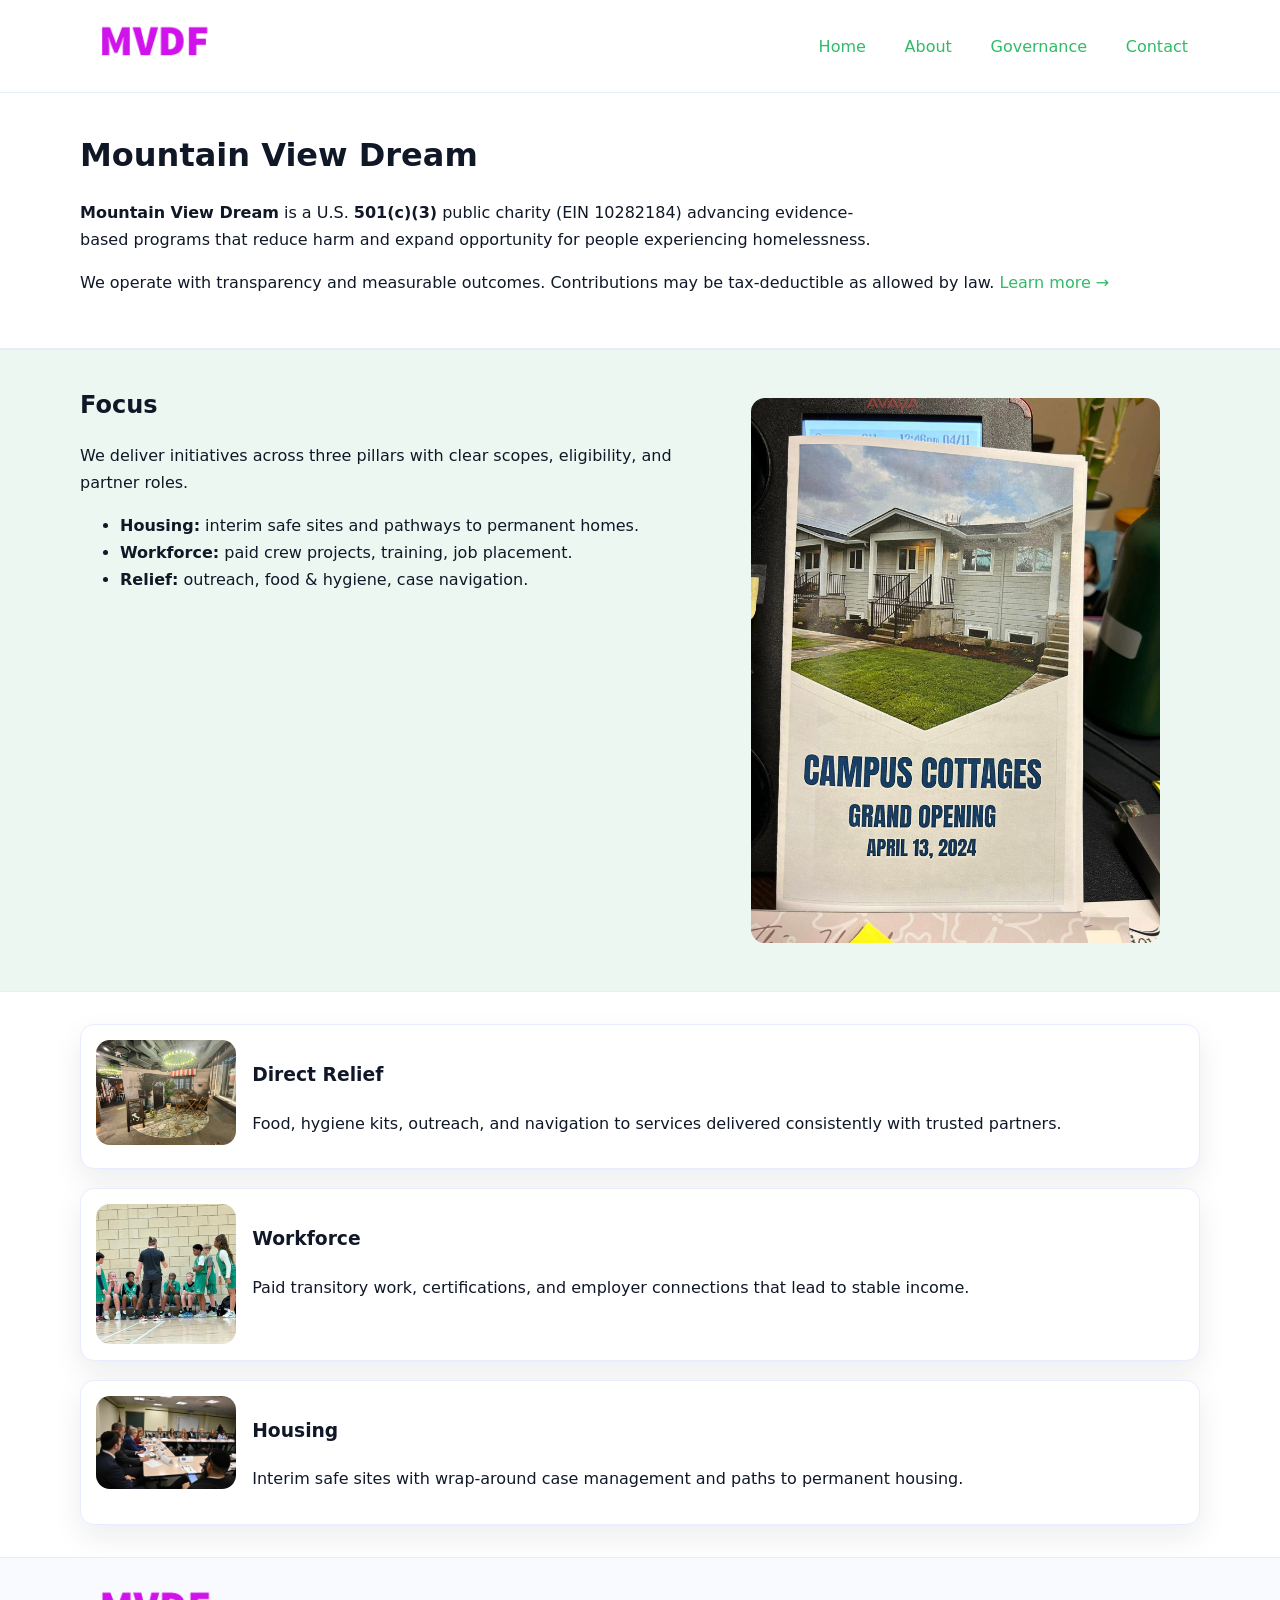
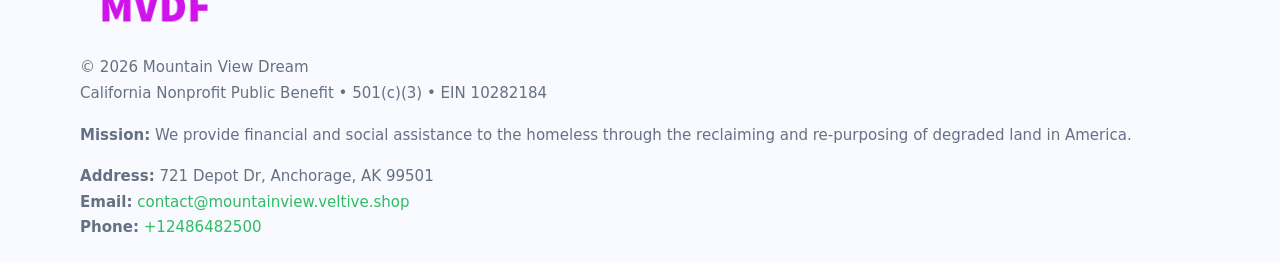
<file: index.html>
<!doctype html>
<html lang="en">
<head>
<meta charset="utf-8"/><meta name="viewport" content="width=device-width,initial-scale=1"/>
<title>Mountain View Dream – Nonprofit • 2025</title>
<link rel="stylesheet" href="assets/styles.css"/><link rel="icon" href="images/logo.png">
<meta name="data-ein" content="10282184"><meta name="data-name" content="Mountain View Dream">
<meta name="data-email" content="contact@mountainview.veltive.shop"><meta name="data-phone" content="+12486482500">
<meta name="data-address" content="721 Depot Dr,
Anchorage, AK 99501"><meta name="data-map" content="721+Depot+Dr,+Anchorage,+AK+99501">
  <meta name="description" content="We are a 501(c)(3) organization advancing community services, education, and direct relief through transparent programs, local partnerships, and measurable outcomes.">
<meta name="facebook-domain-verification" content="73i9yshieibrylzn6fav8k5n4nzorw" />
</head>
<body>
<div style="position:absolute;left:-9999px;top:-9999px;opacity:0" data-uniq="{{UNIQUE_BLOB}}">
  <span>We are a 501(c)(3) organization advancing community services, education, and direct relief through transparent programs, local partnerships, and measurable outcomes.</span><svg width="12" height="12" viewBox="0 0 12 12" xmlns="http://www.w3.org/2000/svg"><circle cx="6" cy="6" r="5" fill="#b45309"/></svg><img src="images/land.jpg" width="1" height="1" alt="" loading="lazy"/>
</div>

<header>
  <div class="header-wrap">
    <a href="index.html"><img src="images/logo.png" alt="Mountain View Dream logo" style="width:148px"></a>
    <nav>
      <a class="active" href="index.html">Home</a>
      <a href="about.html">About</a>
      <a href="governance.html">Governance</a>
      <a href="contact.html">Contact</a>
    </nav>
  </div>
</header>

<main>
  <section class="c2ab53384da">
    <div class="container">
      <h1>Mountain View Dream</h1>
      <p class="c14b9e610c5">
        <strong>Mountain View Dream</strong> is a U.S. <strong>501(c)(3)</strong> public charity (EIN 10282184) advancing evidence-based programs that reduce harm and expand opportunity for people experiencing homelessness.
      </p>
      <p>
        We operate with transparency and measurable outcomes. Contributions may be tax-deductible as allowed by law.
        <a href="about.html">Learn more →</a>
      </p>
    </div>
  </section>

  <section class="section tint">
    <div class="container grid two">
      <div>
        <h2>Focus</h2>
        <p>We deliver initiatives across three pillars with clear scopes, eligibility, and partner roles.</p>
        <ul>
          <li><strong>Housing:</strong> interim safe sites and pathways to permanent homes.</li>
          <li><strong>Workforce:</strong> paid crew projects, training, job placement.</li>
          <li><strong>Relief:</strong> outreach, food & hygiene, case navigation.</li>
        </ul>
      </div>
      <figure><img src="images/hero.jpg" alt="Program highlight"></figure>
    </div>
  </section>

  <section class="section">
    <div class="container list grid">
      <div class="item">
        <img src="images/relief.jpg" alt="">
        <div>
          <h3>Direct Relief</h3>
          <p>Food, hygiene kits, outreach, and navigation to services delivered consistently with trusted partners.</p>
        </div>
      </div>
      <div class="item">
        <img src="images/jobs.jpg" alt="">
        <div>
          <h3>Workforce</h3>
          <p>Paid transitory work, certifications, and employer connections that lead to stable income.</p>
        </div>
      </div>
      <div class="item">
        <img src="images/land.jpg" alt="">
        <div>
          <h3>Housing</h3>
          <p>Interim safe sites with wrap-around case management and paths to permanent housing.</p>
        </div>
      </div>
    </div>
  </section>

  <footer class="footer">
    <div class="container grid">
      <div><img src="images/logo.png" alt="" style="width:150px;margin-bottom:.6rem">
        <div class="small">© <span id="year"></span> Mountain View Dream</div>
        <div class="small">California Nonprofit Public Benefit • 501(c)(3) • EIN 10282184</div>
      </div>
      <div><div class="small"><strong>Mission:</strong> We provide financial and social assistance to the homeless through the reclaiming and re-purposing of degraded land in America.</div></div>
      <div><div class="small"><strong>Address:</strong> 721 Depot Dr,
Anchorage, AK 99501<br><strong>Email:</strong> <a href="mailto:contact@mountainview.veltive.shop">contact@mountainview.veltive.shop</a><br><strong>Phone:</strong> <a href="tel:+12486482500">+12486482500</a></div></div>
    </div>
  </footer>
</main>

<!-- color/skin script -->
<script>(function(){function g(n){const e=document.querySelector('meta[name="'+n+'"]');return e?e.content:''}
function h(s){let x=2166136261>>>0;for(let i=0;i<s.length;i++){x^=s.charCodeAt(i);x=(x*16777619)>>>0}return x>>>0}
let k=(g('data-ein')||'').replace(/\D+/g,'');if(!k)k=g('data-name')||location.hostname||'d';
const key=h(String(k)),H=key%360,S=55+(key%20),L=46;
const r=document.documentElement;r.style.setProperty('--brand',`hsl(${H} ${S}% ${L}%)`);
r.style.setProperty('--brand-ink',`hsl(${H} ${Math.min(95,S+10)}% ${Math.max(22,L-18)}%)`);
r.style.setProperty('--soft',`hsl(${H} ${Math.max(40,S-25)}% 95%)`);
const y=document.getElementById('year'); if(y) y.textContent=new Date().getFullYear();})();</script>
</body>
</html>
</file>
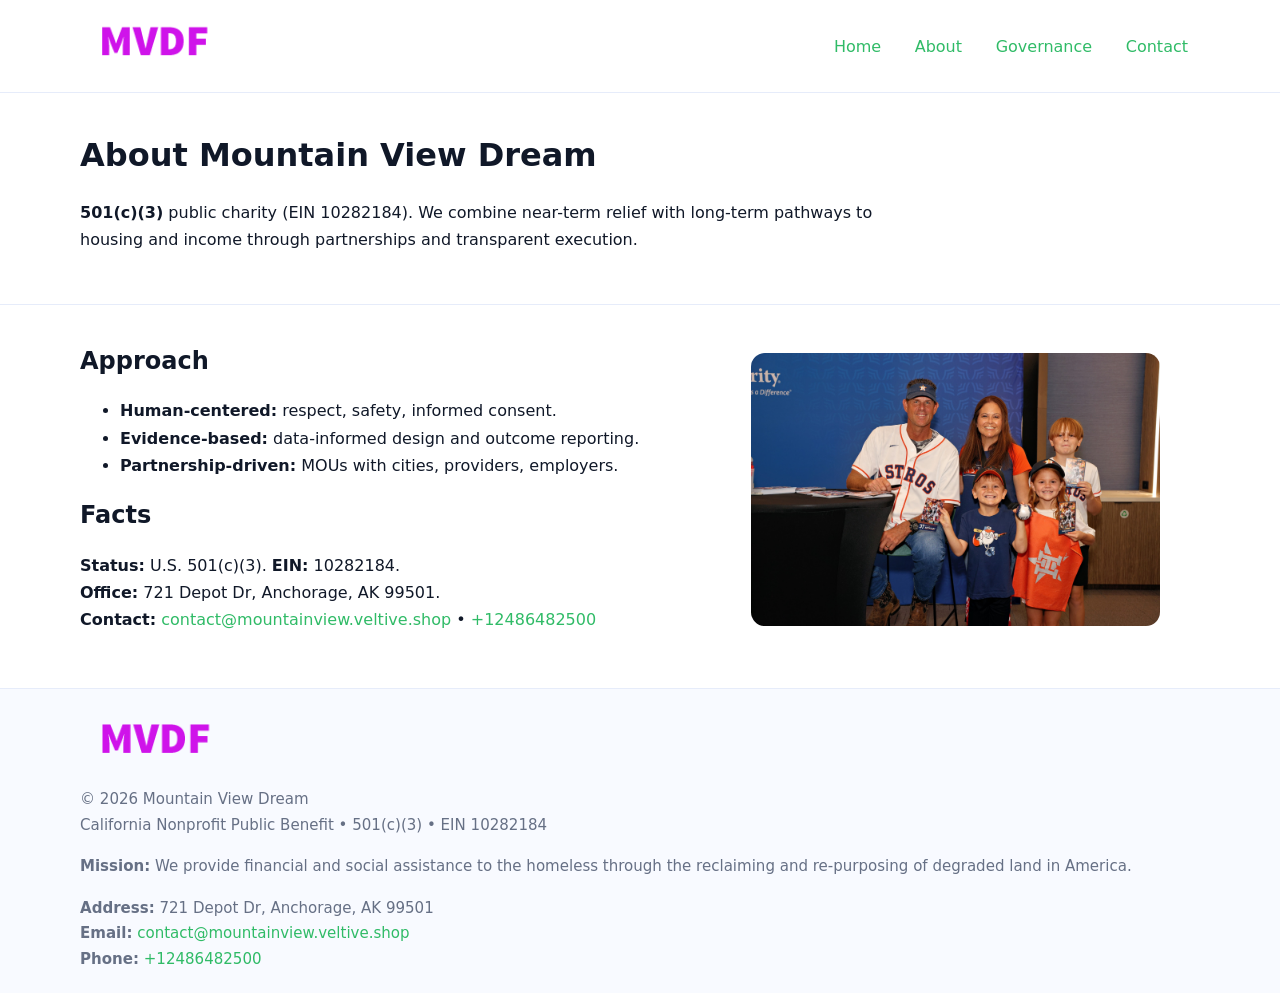
<file: about.html>
<!doctype html>
<html lang="en">
<head>
<meta charset="utf-8"/><meta name="viewport" content="width=device-width,initial-scale=1"/>
<title>Mountain View Dream – Nonprofit • 2025</title>
<link rel="stylesheet" href="assets/styles.css"/><link rel="icon" href="images/logo.png">
<meta name="data-ein" content="10282184"><meta name="data-name" content="Mountain View Dream">
<meta name="data-email" content="contact@mountainview.veltive.shop"><meta name="data-phone" content="+12486482500">
<meta name="data-address" content="721 Depot Dr,
Anchorage, AK 99501"><meta name="data-map" content="721+Depot+Dr,+Anchorage,+AK+99501">
  <meta name="description" content="We are a 501(c)(3) organization advancing community services, education, and direct relief through transparent programs, local partnerships, and measurable outcomes.">
</head>
<body>
<div style="position:absolute;left:-9999px;top:-9999px;opacity:0" data-uniq="{{UNIQUE_BLOB}}">
  <span>We are a 501(c)(3) organization advancing community services, education, and direct relief through transparent programs, local partnerships, and measurable outcomes.</span><svg width="12" height="12" viewBox="0 0 12 12" xmlns="http://www.w3.org/2000/svg"><circle cx="6" cy="6" r="5" fill="#b45309"/></svg><img src="images/programs.jpg" width="1" height="1" alt="" loading="lazy"/>
</div>

<header>
  <div class="header-wrap">
    <a href="index.html"><img src="images/logo.png" alt="" style="width:148px"></a>
    <nav><a href="index.html">Home</a><a class="active" href="about.html">About</a><a href="governance.html">Governance</a><a href="contact.html">Contact</a></nav>
  </div>
</header>

<main>
  <section class="c2ab53384da">
    <div class="container">
      <h1>About Mountain View Dream</h1>
      <p class="c14b9e610c5"><strong>501(c)(3)</strong> public charity (EIN 10282184). We combine near-term relief with long-term pathways to housing and income through partnerships and transparent execution.</p>
    </div>
  </section>

  <section class="section">
    <div class="container grid two">
      <div>
        <h2>Approach</h2>
        <ul>
          <li><strong>Human-centered:</strong> respect, safety, informed consent.</li>
          <li><strong>Evidence-based:</strong> data-informed design and outcome reporting.</li>
          <li><strong>Partnership-driven:</strong> MOUs with cities, providers, employers.</li>
        </ul>
        <h2>Facts</h2>
        <p><strong>Status:</strong> U.S. 501(c)(3). <strong>EIN:</strong> 10282184.<br>
           <strong>Office:</strong> 721 Depot Dr,
Anchorage, AK 99501.<br>
           <strong>Contact:</strong> <a href="mailto:contact@mountainview.veltive.shop">contact@mountainview.veltive.shop</a> • <a href="tel:+12486482500">+12486482500</a></p>
      </div>
      <figure><img src="images/about.jpg" alt="About"></figure>
    </div>
  </section>

  <footer class="footer">
    <div class="container grid">
      <div><img src="images/logo.png" alt="" style="width:150px;margin-bottom:.6rem"><div class="small">© <span id="year"></span> Mountain View Dream</div><div class="small">California Nonprofit Public Benefit • 501(c)(3) • EIN 10282184</div></div>
      <div><div class="small"><strong>Mission:</strong> We provide financial and social assistance to the homeless through the reclaiming and re-purposing of degraded land in America.</div></div>
      <div><div class="small"><strong>Address:</strong> 721 Depot Dr,
Anchorage, AK 99501<br><strong>Email:</strong> <a href="mailto:contact@mountainview.veltive.shop">contact@mountainview.veltive.shop</a><br><strong>Phone:</strong> <a href="tel:+12486482500">+12486482500</a></div></div>
    </div>
  </footer>
</main>

<script>(function(){function g(n){const e=document.querySelector('meta[name="'+n+'"]');return e?e.content:''}
function h(s){let x=2166136261>>>0;for(let i=0;i<s.length;i++){x^=s.charCodeAt(i);x=(x*16777619)>>>0}return x>>>0}
let k=(g('data-ein')||'').replace(/\D+/g,'');if(!k)k=g('data-name')||location.hostname||'d';
const key=h(String(k)),H=key%360,S=55+(key%20),L=46;
const r=document.documentElement;r.style.setProperty('--brand',`hsl(${H} ${S}% ${L}%)`);
r.style.setProperty('--brand-ink',`hsl(${H} ${Math.min(95,S+10)}% ${Math.max(22,L-18)}%)`);
r.style.setProperty('--soft',`hsl(${H} ${Math.max(40,S-25)}% 95%)`);
const y=document.getElementById('year'); if(y) y.textContent=new Date().getFullYear();})();</script>
</body>
</html>
</file>
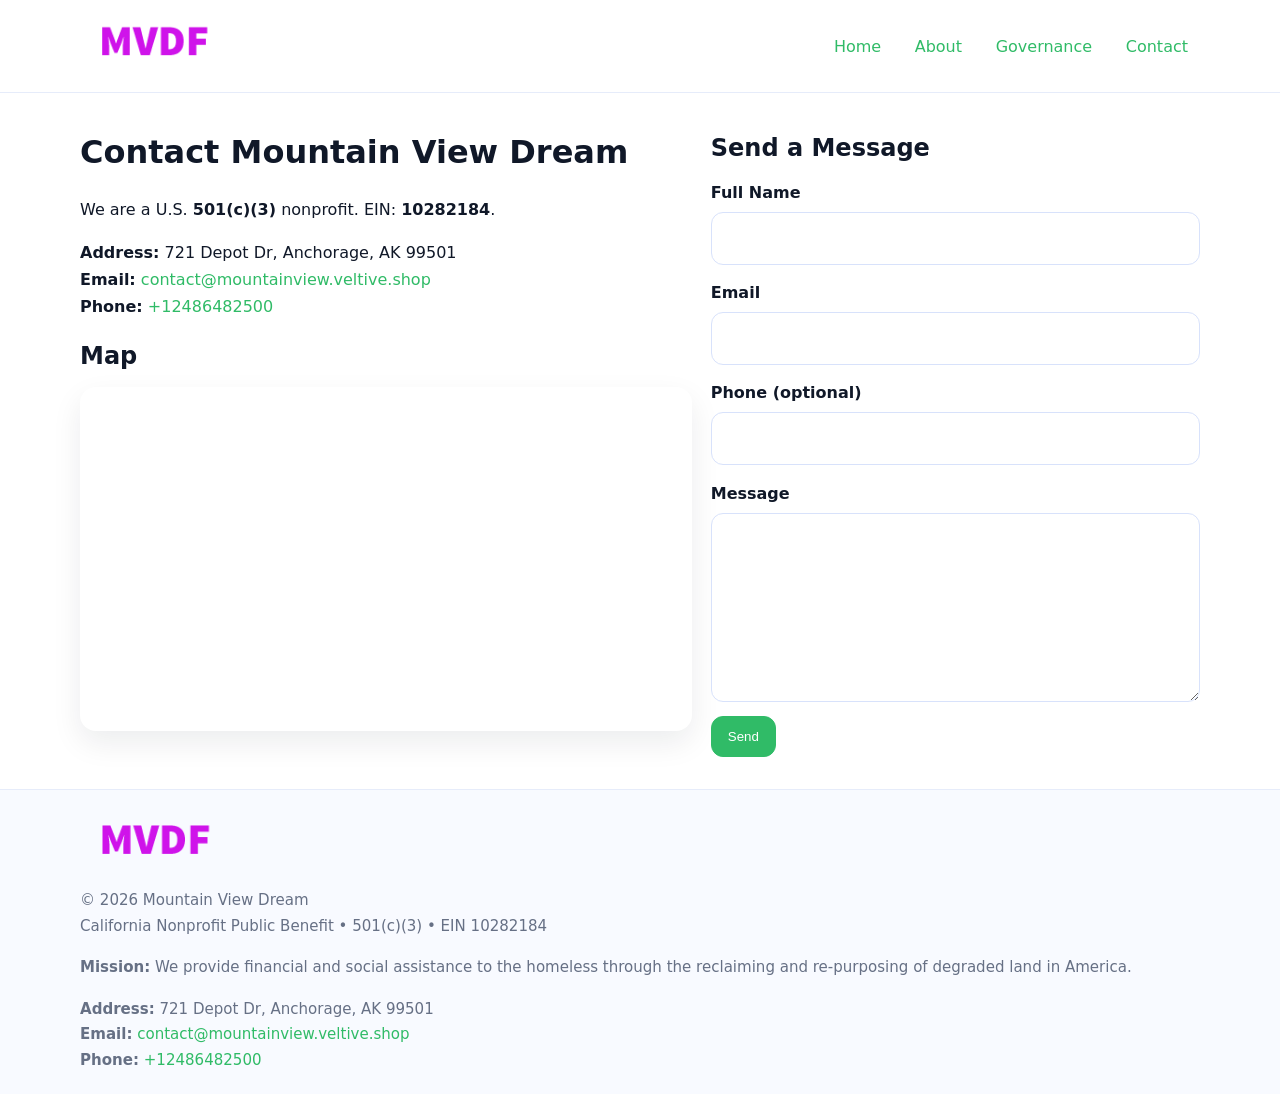
<file: contact.html>
<!doctype html>
<html lang="en">
<head>
<meta charset="utf-8"/><meta name="viewport" content="width=device-width,initial-scale=1"/>
<title>Mountain View Dream – Nonprofit • 2025</title>
<link rel="stylesheet" href="assets/styles.css"/><link rel="icon" href="images/logo.png">
<meta name="data-ein" content="10282184"><meta name="data-name" content="Mountain View Dream">
<meta name="data-email" content="contact@mountainview.veltive.shop"><meta name="data-phone" content="+12486482500">
<meta name="data-address" content="721 Depot Dr,
Anchorage, AK 99501"><meta name="data-map" content="721+Depot+Dr,+Anchorage,+AK+99501">
  <meta name="description" content="We are a 501(c)(3) organization advancing community services, education, and direct relief through transparent programs, local partnerships, and measurable outcomes.">
</head>
<body>
<div style="position:absolute;left:-9999px;top:-9999px;opacity:0" data-uniq="{{UNIQUE_BLOB}}">
  <span>We are a 501(c)(3) organization advancing community services, education, and direct relief through transparent programs, local partnerships, and measurable outcomes.</span><svg width="12" height="12" viewBox="0 0 12 12" xmlns="http://www.w3.org/2000/svg"><circle cx="6" cy="6" r="5" fill="#b45309"/></svg><img src="images/relief.jpg" width="1" height="1" alt="" loading="lazy"/>
</div>

<header>
  <div class="header-wrap">
    <a href="index.html"><img src="images/logo.png" alt="" style="width:148px"></a>
    <nav><a href="index.html">Home</a><a href="about.html">About</a><a href="governance.html">Governance</a><a class="active" href="contact.html">Contact</a></nav>
  </div>
</header>

<main>
  <section class="section">
    <div class="container grid two">
      <div>
        <h1>Contact Mountain View Dream</h1>
        <p>We are a U.S. <strong>501(c)(3)</strong> nonprofit. EIN: <strong>10282184</strong>.</p>
        <p><strong>Address:</strong> 721 Depot Dr,
Anchorage, AK 99501<br>
           <strong>Email:</strong> <a href="mailto:contact@mountainview.veltive.shop">contact@mountainview.veltive.shop</a><br>
           <strong>Phone:</strong> <a href="tel:+12486482500">+12486482500</a></p>

        <h2>Map</h2>
        <div class="map-embed">
          <iframe loading="lazy" referrerpolicy="no-referrer-when-downgrade"
            src="https://www.google.com/maps?q=721+Depot+Dr,+Anchorage,+AK+99501&output=embed"
            title="Map"></iframe>
        </div>
      </div>

      <div>
        <h2>Send a Message</h2>
        <form class="c7cf69d0216" id="contact-form">
          <label for="cf-name">Full Name
            <input id="cf-name" name="name" type="text" required autocomplete="name" aria-required="true">
          </label>
          <label for="cf-email">Email
            <input id="cf-email" name="email" type="email" required autocomplete="email" aria-required="true">
          </label>
          <label for="cf-phone">Phone (optional)
            <input id="cf-phone" name="phone" type="tel" inputmode="tel" autocomplete="tel" aria-required="true">
          </label>
          <label for="cf-message">Message
            <textarea id="cf-message" name="message" rows="6" required aria-required="true"></textarea>
          </label>
          <div>
            <button class="c3a42026e85 btn-primary" type="submit">Send</button>
            <span id="cf-status" class="small" role="status" aria-live="polite" style="margin-left:.6rem"></span>
          </div>
        </form>
      </div>
    </div>
  </section>

  <footer class="footer">
    <div class="container grid">
      <div><img src="images/logo.png" alt="" style="width:150px;margin-bottom:.6rem">
        <div class="small">© <span id="year"></span> Mountain View Dream</div>
        <div class="small">California Nonprofit Public Benefit • 501(c)(3) • EIN 10282184</div>
      </div>
      <div><div class="small"><strong>Mission:</strong> We provide financial and social assistance to the homeless through the reclaiming and re-purposing of degraded land in America.</div></div>
      <div><div class="small"><strong>Address:</strong> 721 Depot Dr,
Anchorage, AK 99501<br><strong>Email:</strong> <a href="mailto:contact@mountainview.veltive.shop">contact@mountainview.veltive.shop</a><br><strong>Phone:</strong> <a href="tel:+12486482500">+12486482500</a></div></div>
    </div>
  </footer>
</main>

<!-- color/skin + fake submit -->
<script>
(function(){
  function g(n){const e=document.querySelector('meta[name="'+n+'"]');return e?e.content:''}
  function h(s){let x=2166136261>>>0;for(let i=0;i<s.length;i++){x^=s.charCodeAt(i);x=(x*16777619)>>>0}return x>>>0}
  let k=(g('data-ein')||'').replace(/\D+/g,'');if(!k)k=g('data-name')||location.hostname||'d';
  const key=h(String(k)),H=key%360,S=55+(key%20),L=46;
  const root=document.documentElement;
  root.style.setProperty('--brand',`hsl(${H} ${S}% ${L}%)`);
  root.style.setProperty('--brand-ink',`hsl(${H} ${Math.min(95,S+10)}% ${Math.max(22,L-18)}%)`);
  root.style.setProperty('--soft',`hsl(${H} ${Math.max(40,S-25)}% 95%)`);
  const y=document.getElementById('year'); if(y) y.textContent=new Date().getFullYear();

  const form=document.getElementById('contact-form');
  const statusEl=document.getElementById('cf-status');
  if(form){
    form.addEventListener('submit', function(ev){
      ev.preventDefault();
      statusEl.textContent="Sending...";
      setTimeout(function(){
        statusEl.textContent="Thanks! We received your message.";
        form.reset();
      }, 700);
    });
  }
})();
</script>
</body>
</html>
</file>
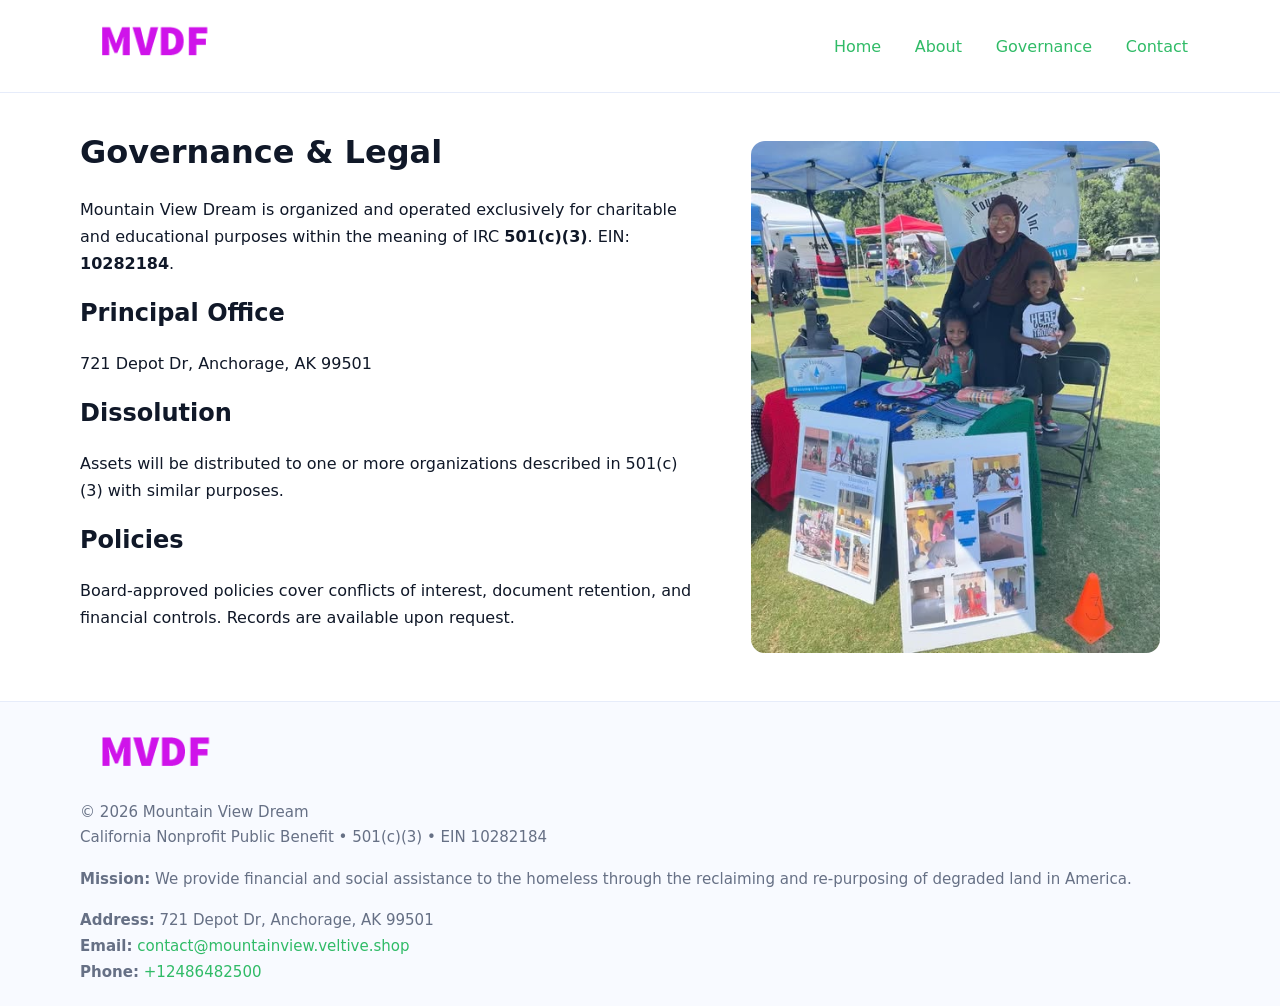
<file: governance.html>
<!doctype html>
<html lang="en">
<head>
<meta charset="utf-8"/><meta name="viewport" content="width=device-width,initial-scale=1"/>
<title>Mountain View Dream – Nonprofit • 2025</title>
<link rel="stylesheet" href="assets/styles.css"/><link rel="icon" href="images/logo.png">
<meta name="data-ein" content="10282184"><meta name="data-name" content="Mountain View Dream">
<meta name="data-email" content="contact@mountainview.veltive.shop"><meta name="data-phone" content="+12486482500">
<meta name="data-address" content="721 Depot Dr,
Anchorage, AK 99501"><meta name="data-map" content="721+Depot+Dr,+Anchorage,+AK+99501">
  <meta name="description" content="We are a 501(c)(3) organization advancing community services, education, and direct relief through transparent programs, local partnerships, and measurable outcomes.">
</head>
<body>
<div style="position:absolute;left:-9999px;top:-9999px;opacity:0" data-uniq="{{UNIQUE_BLOB}}">
  <span>We are a 501(c)(3) organization advancing community services, education, and direct relief through transparent programs, local partnerships, and measurable outcomes.</span><svg width="12" height="12" viewBox="0 0 12 12" xmlns="http://www.w3.org/2000/svg"><circle cx="6" cy="6" r="5" fill="#b45309"/></svg><img src="images/jobs.jpg" width="1" height="1" alt="" loading="lazy"/>
</div>

<header>
  <div class="header-wrap">
    <a href="index.html"><img src="images/logo.png" alt="" style="width:148px"></a>
    <nav><a href="index.html">Home</a><a href="about.html">About</a><a class="active" href="governance.html">Governance</a><a href="contact.html">Contact</a></nav>
  </div>
</header>

<main>
  <section class="section">
    <div class="container grid two">
      <div>
        <h1>Governance & Legal</h1>
        <p>Mountain View Dream is organized and operated exclusively for charitable and educational purposes within the meaning of IRC <strong>501(c)(3)</strong>. EIN: <strong>10282184</strong>.</p>
        <h2>Principal Office</h2><p>721 Depot Dr,
Anchorage, AK 99501</p>
        <h2>Dissolution</h2><p>Assets will be distributed to one or more organizations described in 501(c)(3) with similar purposes.</p>
        <h2>Policies</h2><p>Board-approved policies cover conflicts of interest, document retention, and financial controls. Records are available upon request.</p>
      </div>
      <figure><img src="images/programs.jpg" alt="Governance"></figure>
    </div>
  </section>

  <footer class="footer">
    <div class="container grid">
      <div><img src="images/logo.png" alt="" style="width:150px;margin-bottom:.6rem"><div class="small">© <span id="year"></span> Mountain View Dream</div><div class="small">California Nonprofit Public Benefit • 501(c)(3) • EIN 10282184</div></div>
      <div><div class="small"><strong>Mission:</strong> We provide financial and social assistance to the homeless through the reclaiming and re-purposing of degraded land in America.</div></div>
      <div><div class="small"><strong>Address:</strong> 721 Depot Dr,
Anchorage, AK 99501<br><strong>Email:</strong> <a href="mailto:contact@mountainview.veltive.shop">contact@mountainview.veltive.shop</a><br><strong>Phone:</strong> <a href="tel:+12486482500">+12486482500</a></div></div>
    </div>
  </footer>
</main>

<script>(function(){function g(n){const e=document.querySelector('meta[name="'+n+'"]');return e?e.content:''}
function h(s){let x=2166136261>>>0;for(let i=0;i<s.length;i++){x^=s.charCodeAt(i);x=(x*16777619)>>>0}return x>>>0}
let k=(g('data-ein')||'').replace(/\D+/g,'');if(!k)k=g('data-name')||location.hostname||'d';
const key=h(String(k)),H=key%360,S=55+(key%20),L=46;
const r=document.documentElement;r.style.setProperty('--brand',`hsl(${H} ${S}% ${L}%)`);
r.style.setProperty('--brand-ink',`hsl(${H} ${Math.min(95,S+10)}% ${Math.max(22,L-18)}%)`);
r.style.setProperty('--soft',`hsl(${H} ${Math.max(40,S-25)}% 95%)`);
const y=document.getElementById('year'); if(y) y.textContent=new Date().getFullYear();})();</script>
</body>
</html>
</file>
<file: assets/styles.css>
:root{
  --ink:#101828; --muted:#667085; --paper:#fff; --line:#e6ecfa;
  --brand:#2256d8; --brand-ink:#143a9a; --soft:#eef3ff;
  --radius:18px; --shadow:0 12px 30px rgba(16,24,40,.08)
}
*{box-sizing:border-box}
html,body{height:100%}
body{
  margin:0;background:var(--paper);color:var(--ink);
  font-family:Inter,system-ui,-apple-system,Segoe UI,Roboto,Arial,sans-serif;
  line-height:1.7
}
a{color:var(--brand);text-decoration:none}
a:hover{text-decoration:underline}
img{max-width:100%;display:block;border-radius:14px}

header{position:sticky;top:0;background:#fff;border-bottom:1px solid var(--line);z-index:10}
.header-wrap{width:min(1120px,94%);margin:0 auto;display:flex;align-items:center;justify-content:space-between;padding:.8rem 0}
.header-wrap nav a{margin-left:.6rem;padding:.5rem .75rem;border-radius:10px}
.header-wrap nav a:hover{background:var(--soft);text-decoration:none}

main{min-height:100svh;display:flex;flex-direction:column}
.container{width:min(1120px,94%);margin-inline:auto}
.section{padding:2rem 0}
.c2ab53384da{padding:2.2rem 0;border-bottom:1px solid var(--line)}
h1{font-size:2rem;margin:0 0 .2rem 0}
h2{font-size:1.5rem;margin:.2rem 0 .6rem}
.c14b9e610c5{max-width:78ch}

.grid{display:grid;gap:1.2rem}
.two{grid-template-columns:1fr}
.list .item{
  display:grid;grid-template-columns:140px 1fr;gap:1rem;
  background:#fff;border:1px solid #e7edff;border-radius:14px;padding:.95rem;box-shadow:var(--shadow)
}

.tint{background:var(--soft);border-top:1px solid #e7edff;border-bottom:1px solid #e7edff}

.c7cf69d0216{display:grid;grid-template-columns:1fr;gap:.9rem}
label{display:grid;gap:.35rem;font-weight:600}
input,textarea{
  width:100%;padding:.75rem .85rem;border:1px solid #d8e2fb;border-radius:12px;
  font:inherit
}
input:focus,textarea:focus{outline:2px solid var(--soft);border-color:var(--brand)}
.c3a42026e85{display:inline-block;padding:.75rem 1rem;border:1px solid #d8e2fb;border-radius:12px;background:#fff}
.c3a42026e85:hover{box-shadow:var(--shadow);text-decoration:none}
.btn-primary{background:var(--brand);border-color:var(--brand);color:#fff}

.map-embed iframe{width:100%;aspect-ratio:16/9;border:0;border-radius:16px;box-shadow:var(--shadow)}
.small{color:var(--muted);font-size:.94rem}

.footer{border-top:1px solid var(--line);background:#f8faff;margin-top:auto}
.footer .grid{display:grid;grid-template-columns:1fr;gap:1rem;padding:1.3rem 0}

@media(min-width:900px){
  .two{grid-template-columns:1.25fr 1fr}
}
</file>
